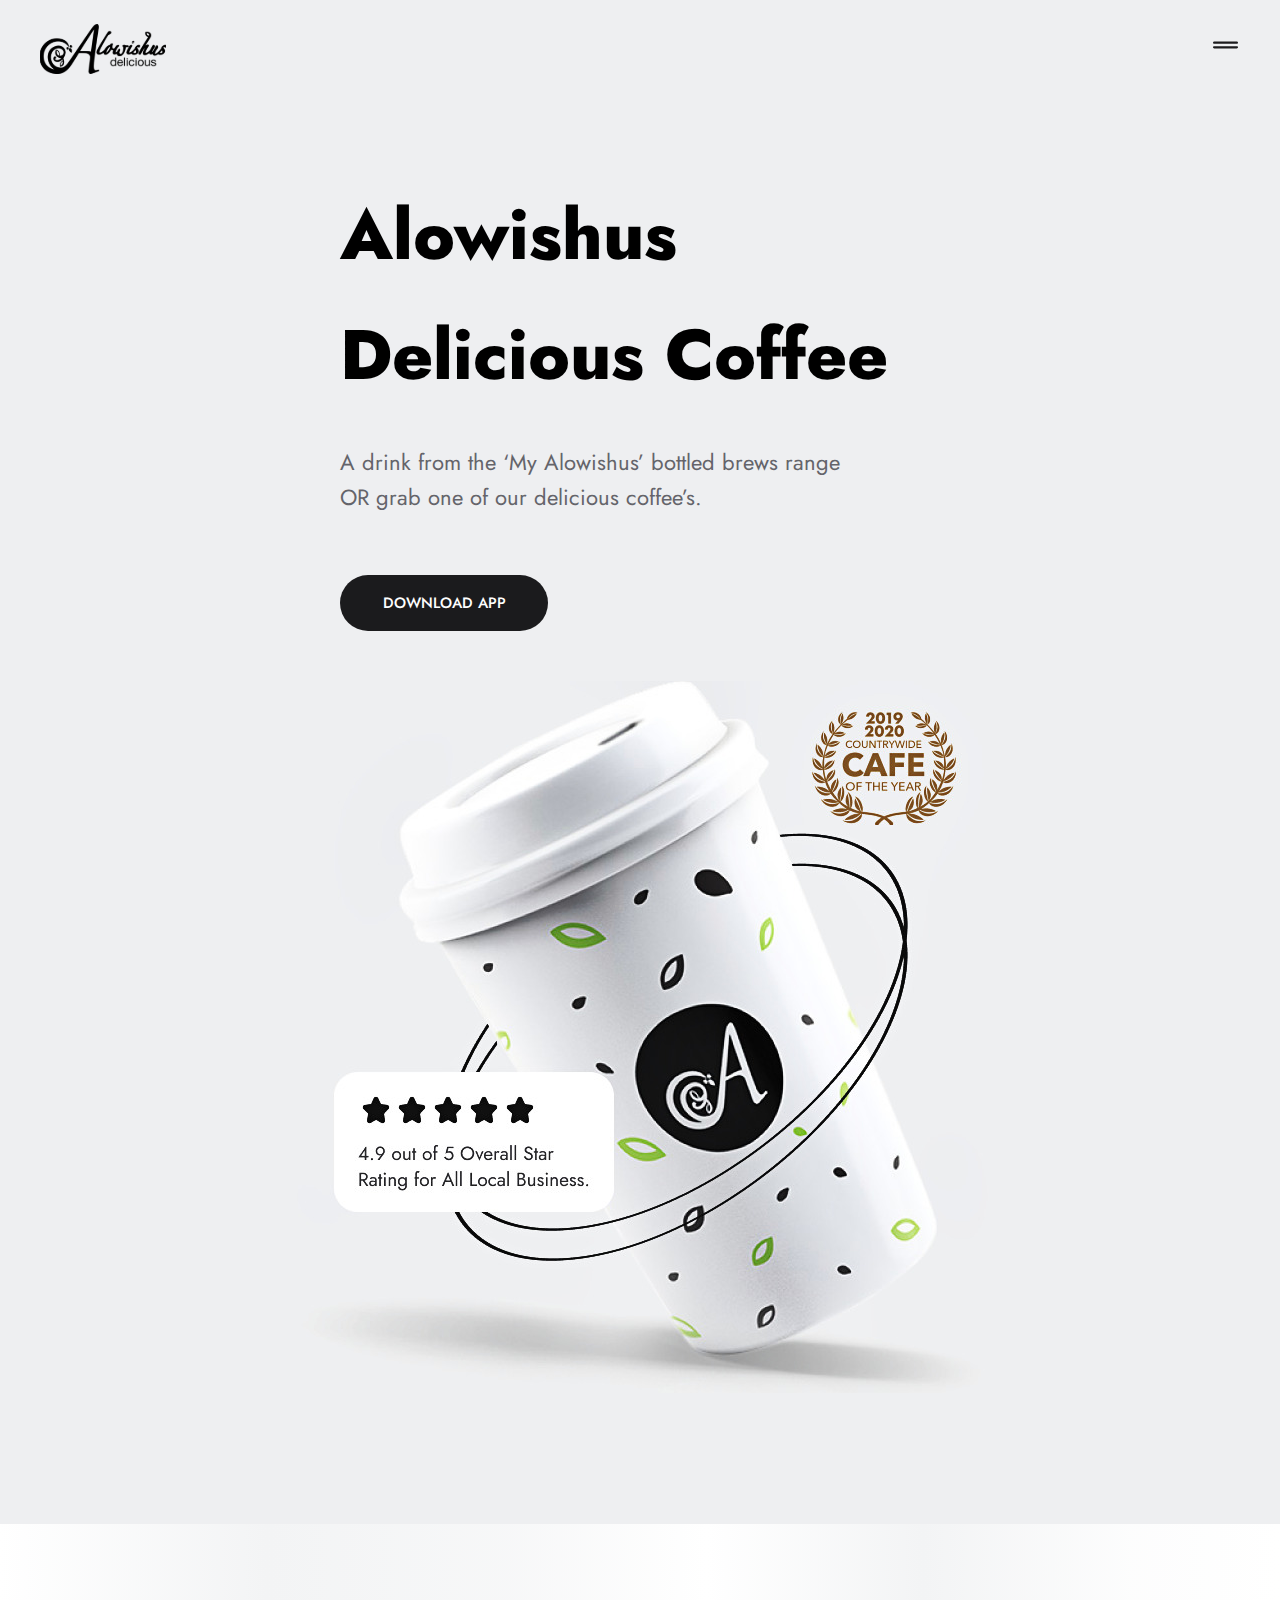
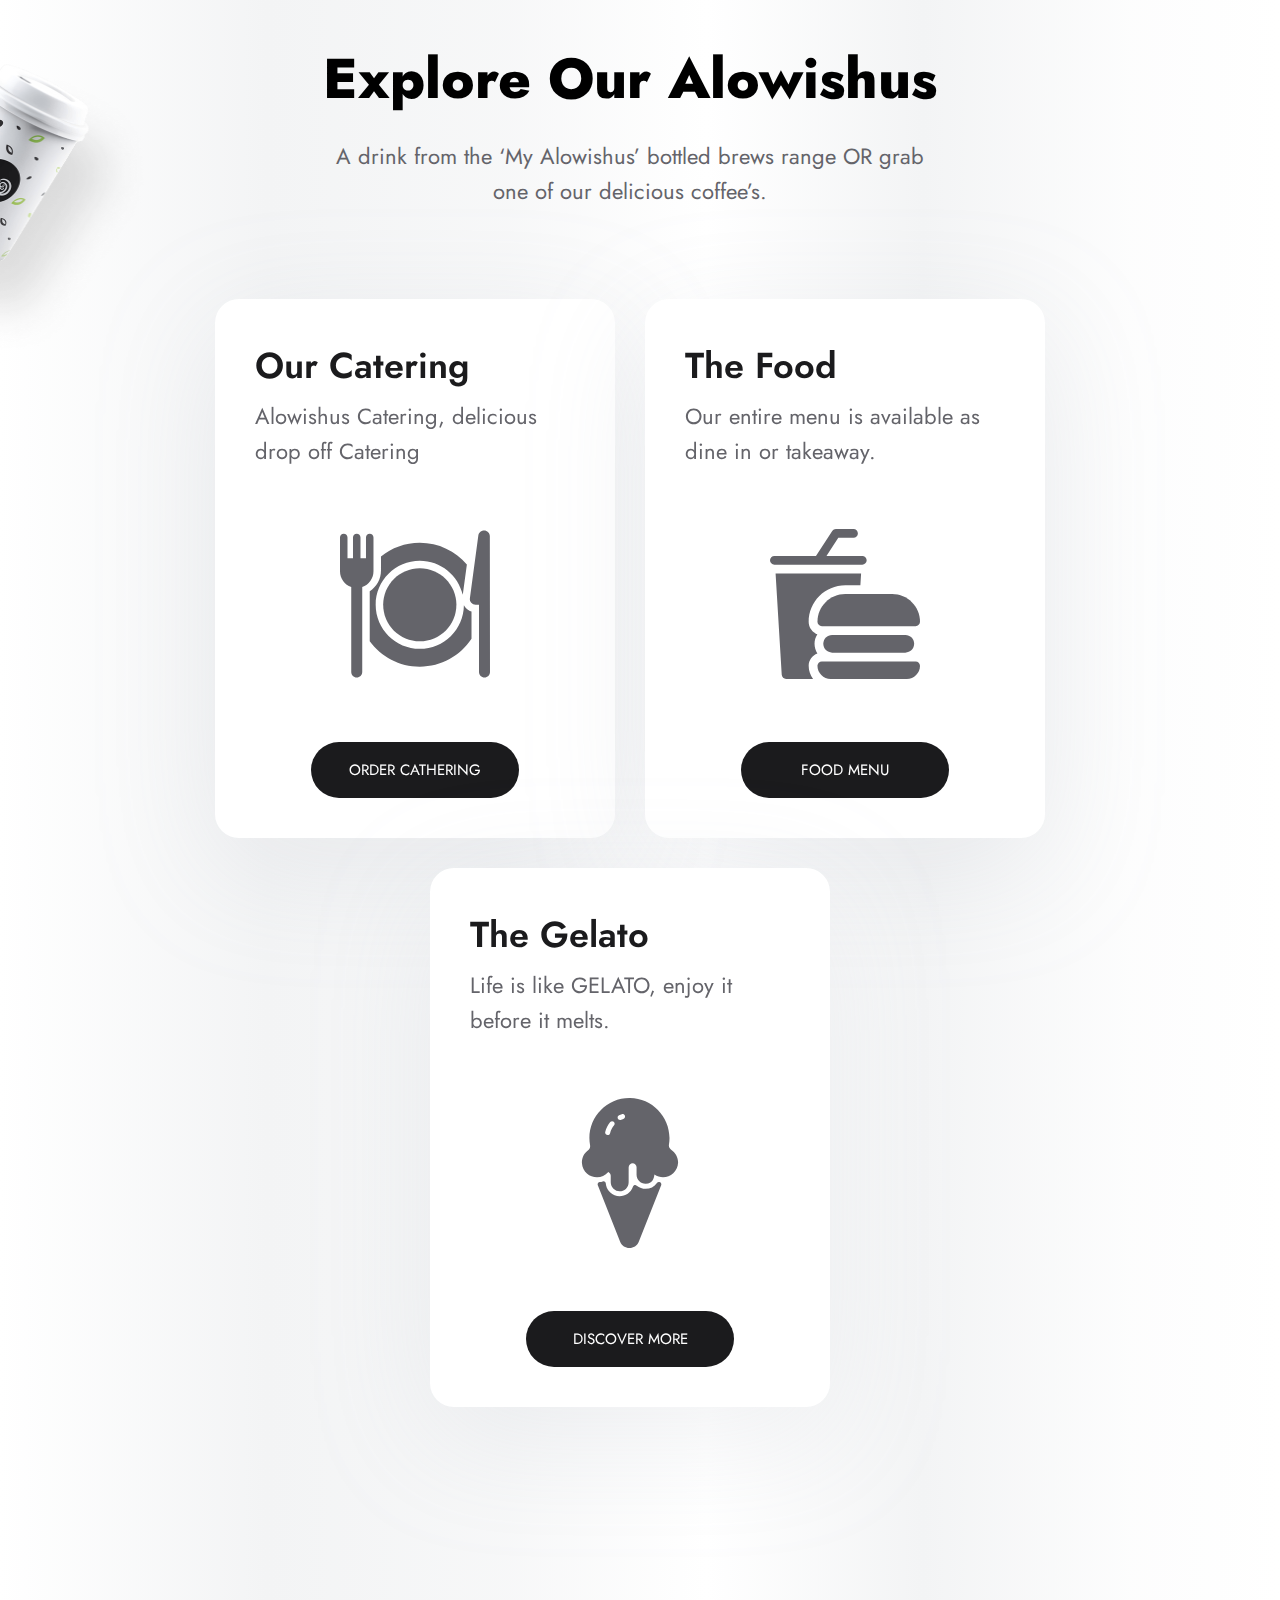
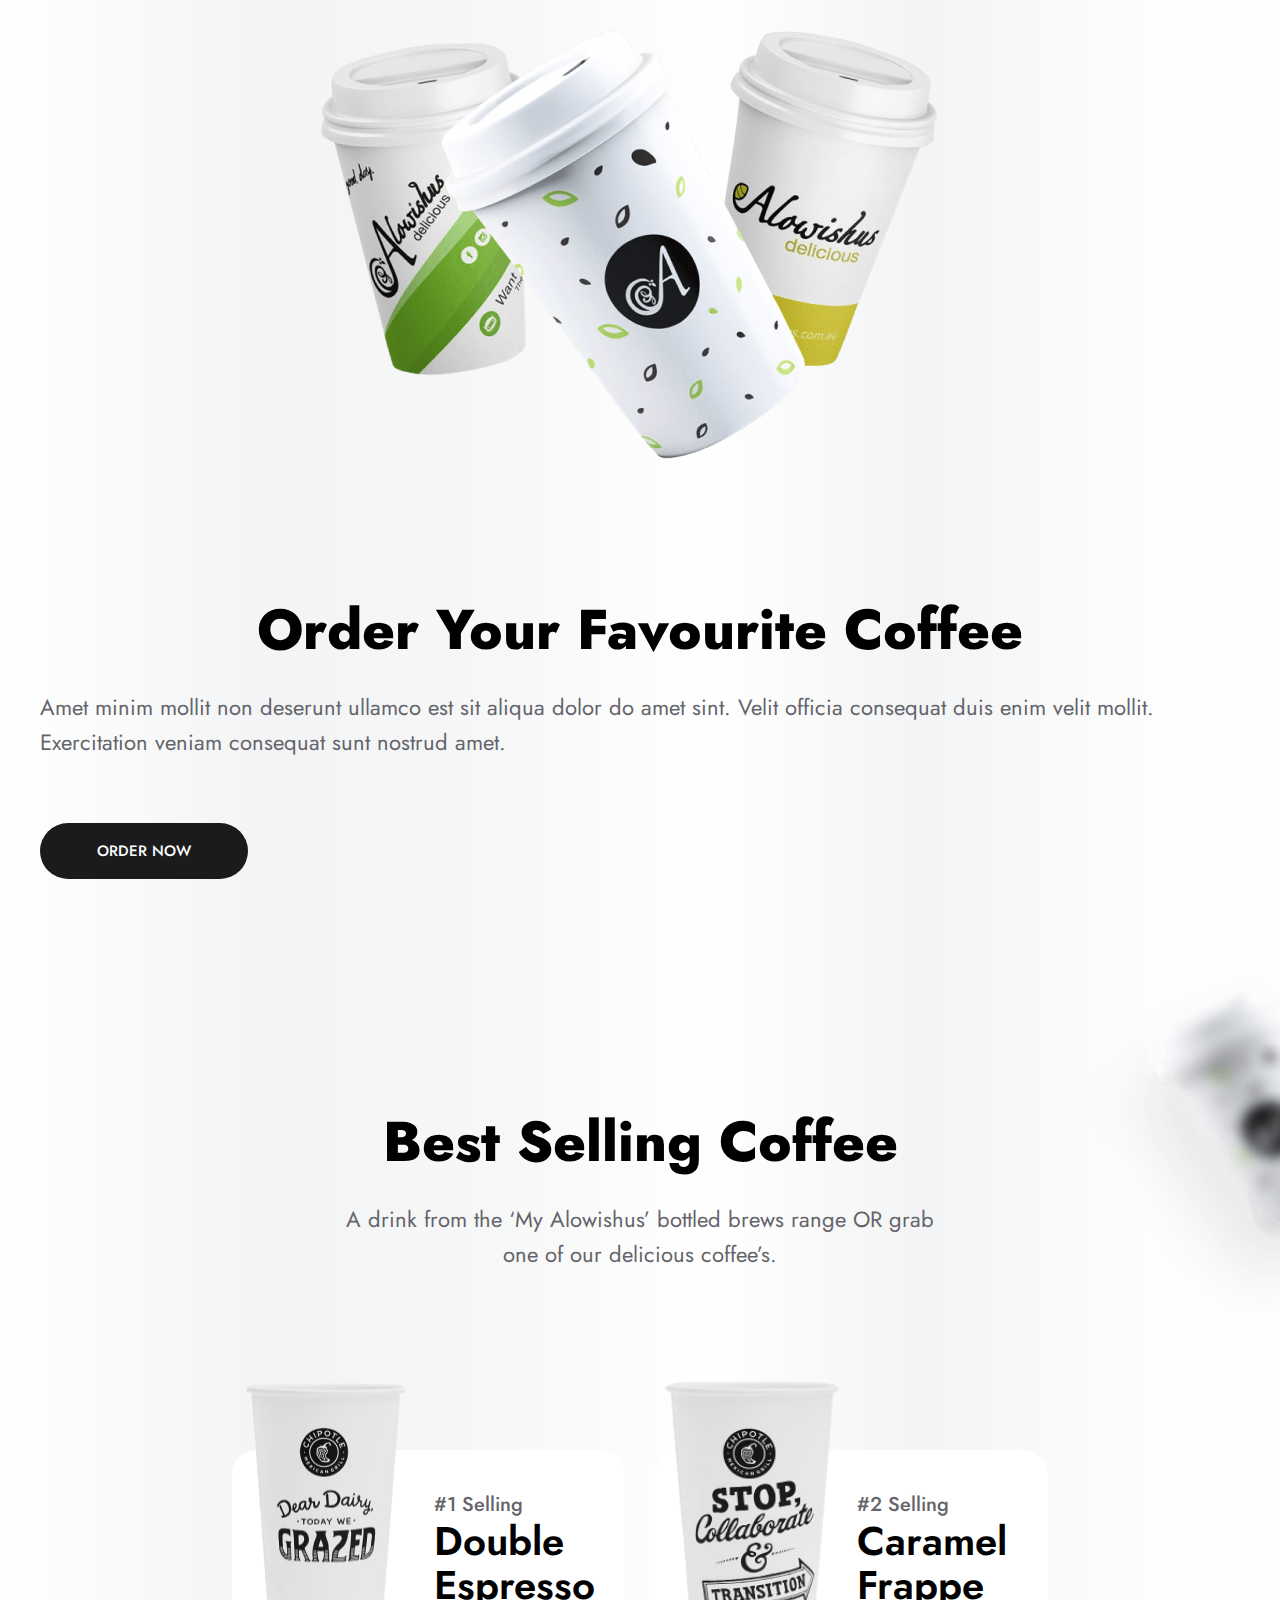
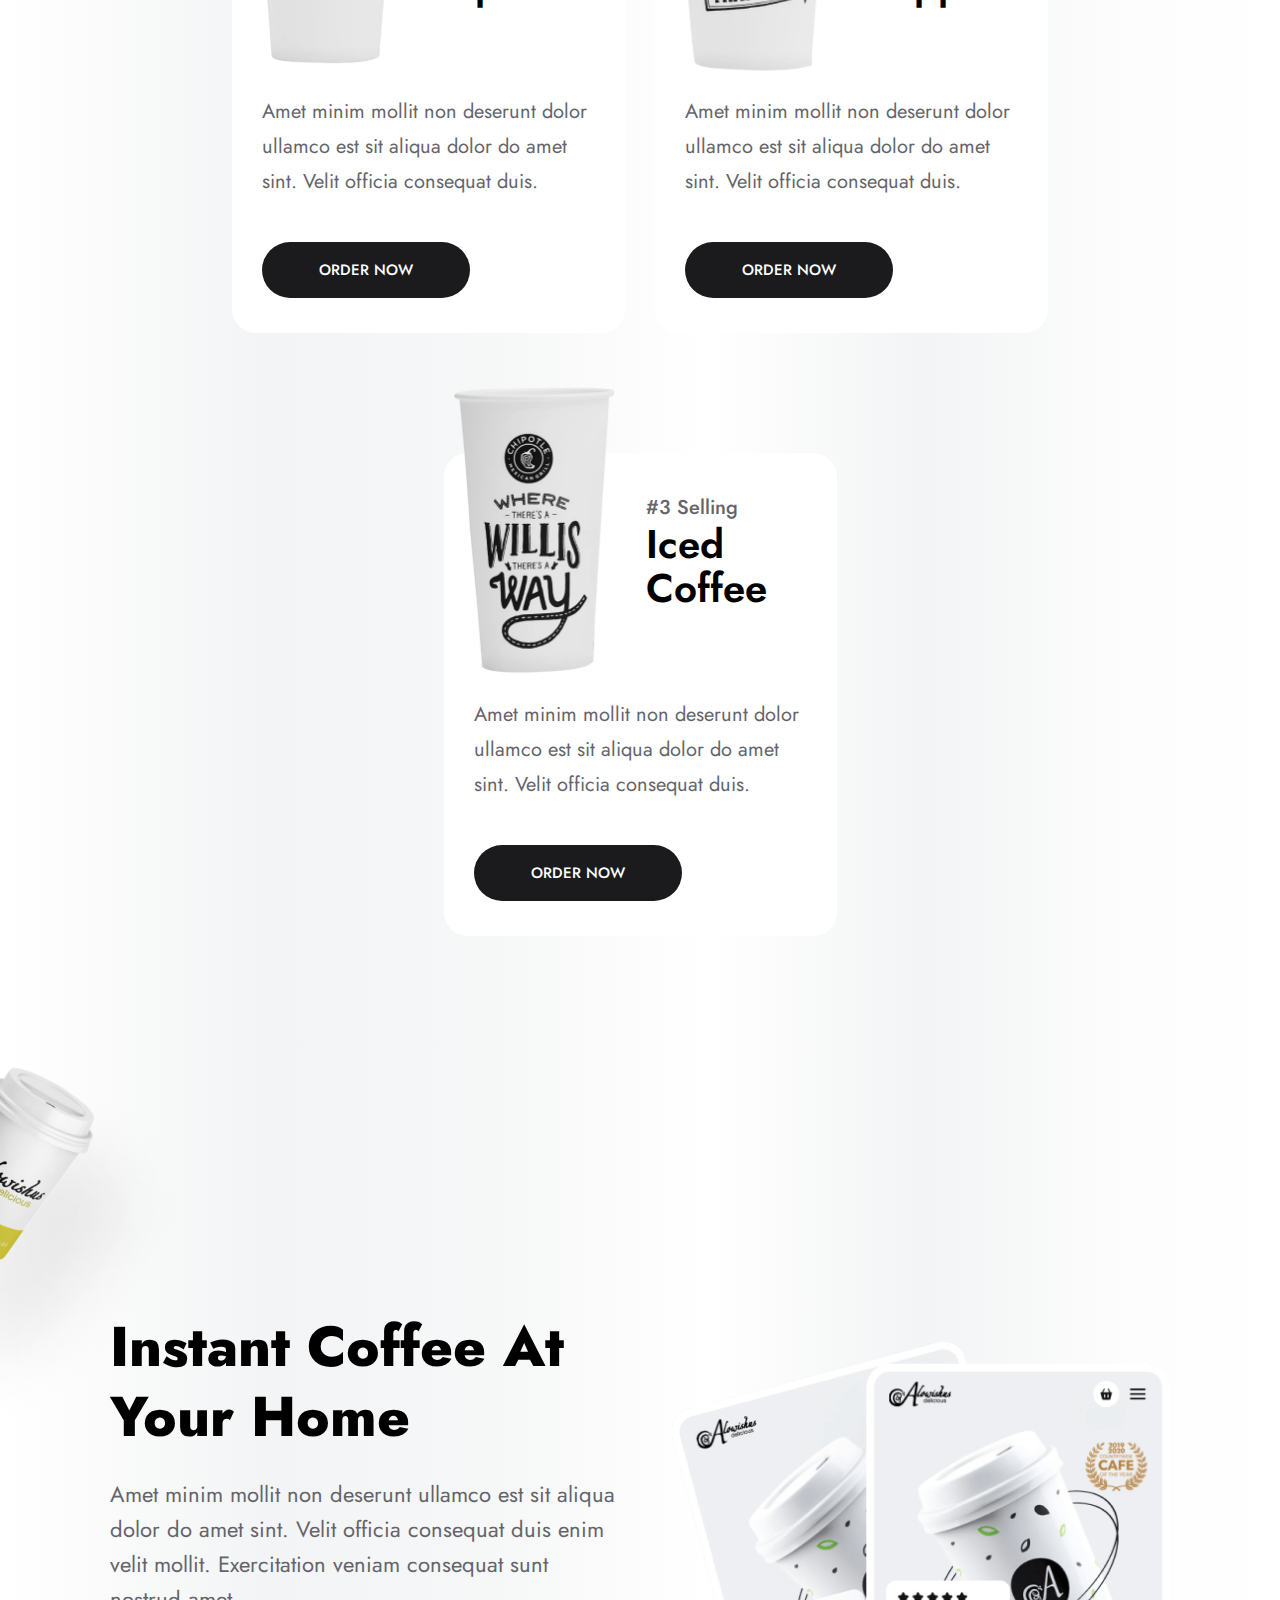
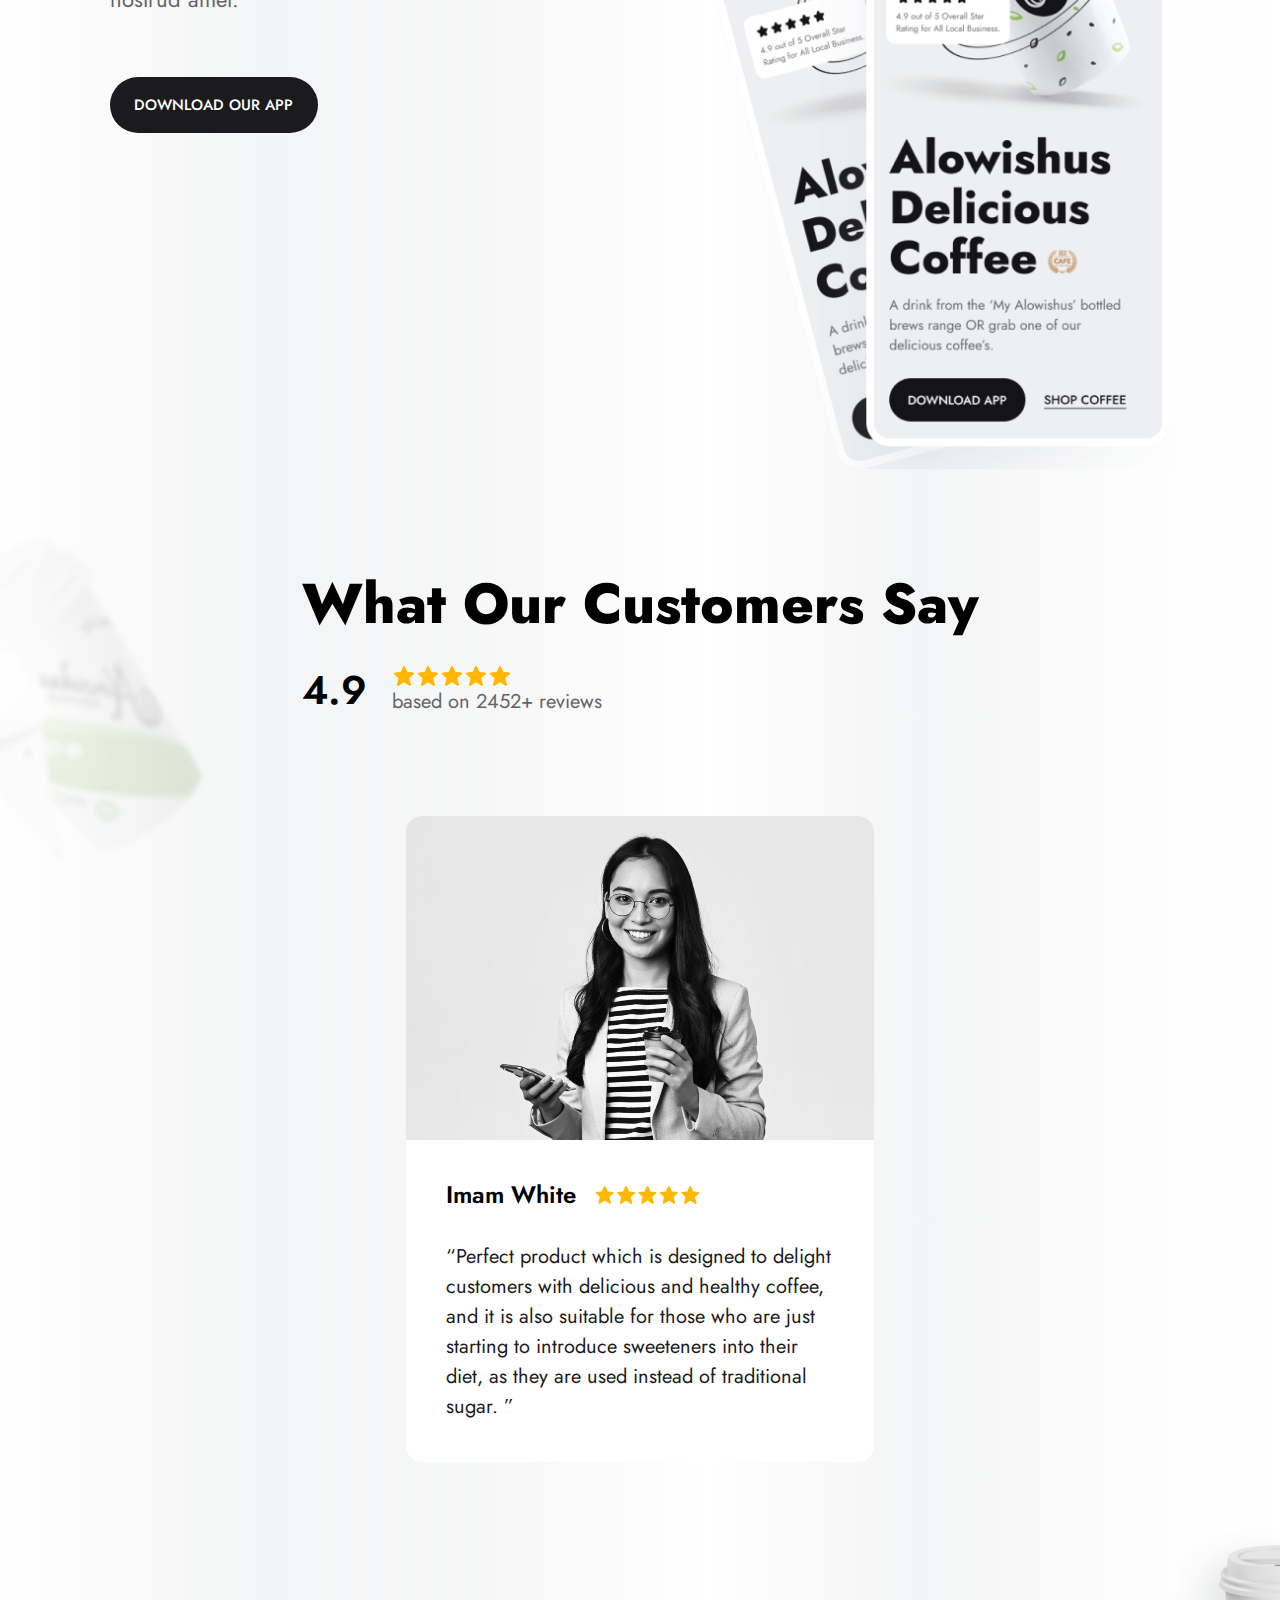
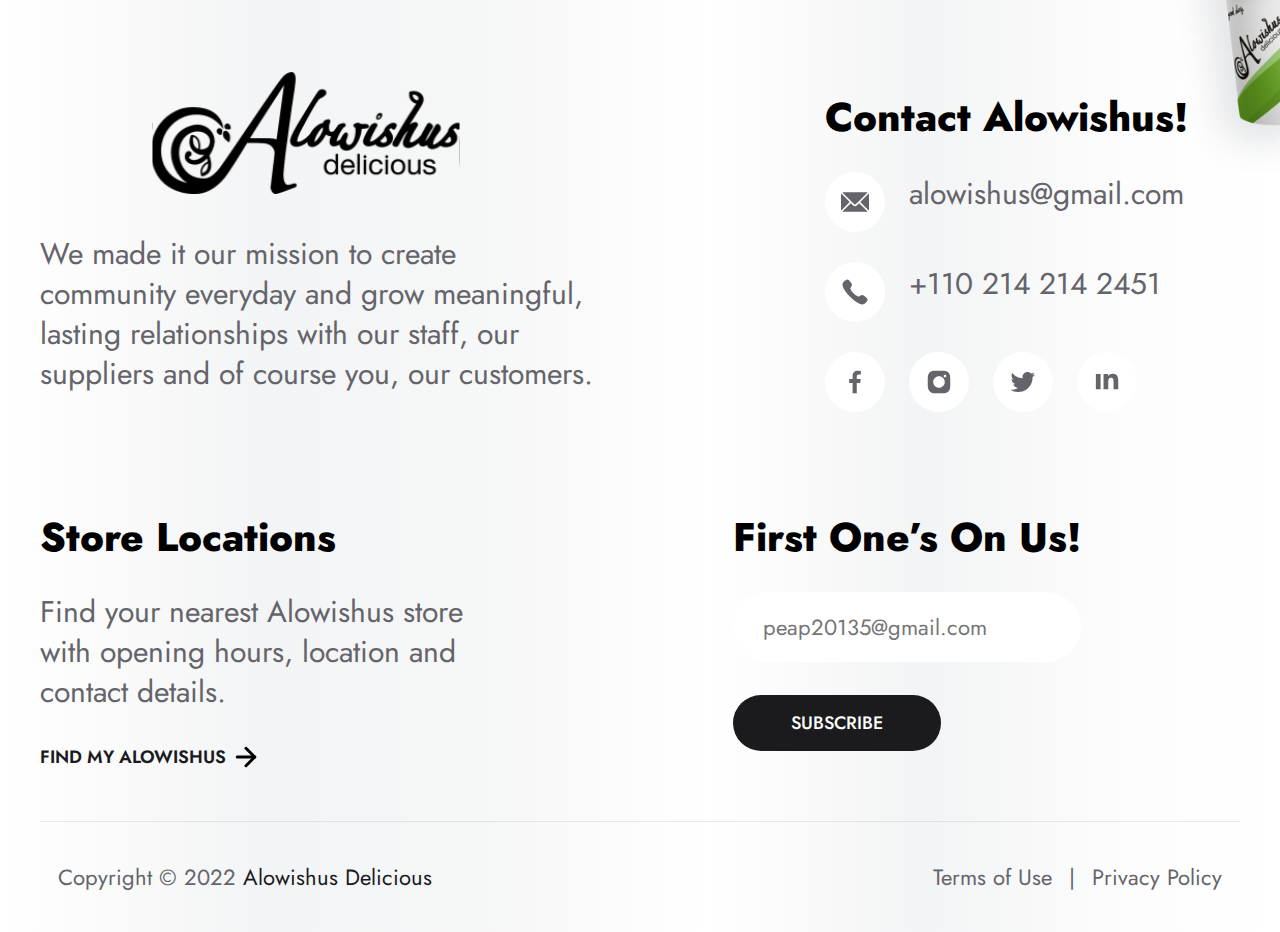
<file: index.html>
<!DOCTYPE html>
<html lang="en">
  <head>
    <meta charset="UTF-8" />
    <meta http-equiv="X-UA-Compatible" content="IE=edge" />
    <meta name="viewport" content="width=device-width, initial-scale=1.0" />
    <link rel="stylesheet" href="./css/reset.css" />
    <link rel="stylesheet" href="./css/main.css" />
    <link rel="stylesheet" href="./css/media.css" />
    <link rel="shortcut icon" href="./image/favicon.ico" type="image/x-icon" />
    <link rel="preload" href="https://fonts.googleapis.com" />
    <link rel="preload" href="https://fonts.gstatic.com" crossorigin />
    <link
      href="https://fonts.googleapis.com/css2?family=Jost:wght@400;500;600;800&display=swap"
      rel="preload stylesheet"
    />
    <title>Alowishus</title>
  </head>
  <body>
    <!-- Modal box -->

    <aside class="modal-box none">
      <div class="modal-box-container">
        <button id="navOpen" data-action="close">
          <img src="./image/icons/nav-close.svg" alt="" class="nav-open-svg" />
        </button>
        <ul class="modal-box-overlay">
          <li class="modal-box-item">
            <a data-location="cafeMenu">Cafe menu</a>
          </li>
          <li class="modal-box-item">
            <a data-location="download">Download</a>
          </li>
          <li class="modal-box-item">
            <a data-location="reviews">Reviews</a>
          </li>
          <li class="modal-box-item">
            <a data-location="contacts">Contacts</a>
          </li>
        </ul>
        <div class="modal-box-btn-wrapper">
          <a class="cart-wrapper" href="./basket.html">
            <img src="./image/icons/shopping-cart.svg" alt="cart" />
          </a>
          <a id="btn" href="./basket.html">BUY GIFT VOUCHERS</a>
        </div>
      </div>
    </aside>

    <div class="header-wrapper">
      <div class="container">
        <header>
          <!-- Navbar -->

          <nav class="navbar">
            <a class="navbar-logo" href="/">
              <img src="./image/logo/logo-header.svg" alt="logo" />
            </a>
            <button class="none" id="navOpen" data-action="open">
              <img
                src="./image/icons/nav-open.svg"
                alt=""
                class="nav-open-svg"
              />
            </button>
            <div class="navbar-collapse">
              <ul class="navbar-nav">
                <li class="nav-item">
                  <a data-location="cafeMenu" class="nav-link">Cafe menu</a>
                </li>
                <li class="nav-item">
                  <a data-location="download" class="nav-link">Download</a>
                </li>
                <li class="nav-item">
                  <a data-location="reviews" class="nav-link">Reviews</a>
                </li>
                <li class="nav-item">
                  <a data-location="contacts" class="nav-link">Contacts</a>
                </li>
              </ul>
              <a class="cart-wrapper" href="./basket.html">
                <img src="./image/icons/shopping-cart.svg" alt="cart" />
              </a>
              <a
                class="buy-gift-vouchers"
                id="btn"
                href="./basket.html"
                type="submit"
                >BUY GIFT VOUCHERS</a
              >
            </div>
          </nav>

          <!-- Header content -->
          <div class="header-content">
            <div class="header-content-wrapper">
              <div class="header-title">Alowishus Delicious Coffee</div>
              <p>
                A drink from the ‘My Alowishus’ bottled brews range OR grab one
                of our delicious coffee’s.
              </p>
              <a target="_blank"
                id="btn"
                href="https://play.google.com/store/apps?hl=ru&gl=US&pli=1"
                >DOWNLOAD APP</a
              >
            </div>
            <div class="img-wrapper">
              <img
                class="header-coffee-cup"
                src="./image/header/coffee-cup.png"
                alt="cofee-cup"
              />
            </div>
          </div>
        </header>
      </div>
    </div>

    <!-- Menu -->

    <section class="menu" id="cafeMenu">
      <div class="container">
        <img
          class="side-img-menu"
          src="./image/section-explore/cofee-cup.png"
          alt="cofee-cup"
        />
        <h2>Explore Our Alowishus</h2>
        <p class="menu-text">
          A drink from the ‘My Alowishus’ bottled brews range OR grab one of our
          delicious coffee’s.
        </p>
        <div class="menu-card-wrapper">
          <img
            class="coming-soon-chains none"
            src="./image/section-explore/chains.png"
            alt=""
          />
          <div class="menu-card">
            <div class="card-title">Our Catering</div>
            <p>Alowishus Catering, delicious drop off Catering</p>
            <img
              class="catering"
              src="./image/section-explore/catering.svg"
              alt="catering"
            />
            <button id="btn" data-action="coming-soon">ORDER CATHERING</button>
          </div>

          <div class="menu-card">
            <div class="card-title">The Food</div>
            <p>Our entire menu is available as dine in or takeaway.</p>
            <img
              class="food"
              src="./image/section-explore/food.svg"
              alt="food"
            />
            <button id="btn" data-action="coming-soon">FOOD MENU</button>
          </div>

          <div class="menu-card">
            <div class="card-title">The Gelato</div>
            <p>Life is like GELATO, enjoy it before it melts.</p>
            <img
              class="gelato"
              src="./image/section-explore/gelato.svg"
              alt="gelato"
            />
            <button id="btn" data-action="coming-soon">DISCOVER MORE</button>
          </div>
        </div>
      </div>
    </section>

    <!-- Brochure -->

    <section class="brochure">
      <div class="container brochure-container">
        <img src="./image/section-order/cofee-cups.png" alt="cofee-cup" />
        <h2>Order Your Favourite Coffee</h2>
        <p>
          Amet minim mollit non deserunt ullamco est sit aliqua dolor do amet
          sint. Velit officia consequat duis enim velit mollit. Exercitation
          veniam consequat sunt nostrud amet.
        </p>
        <a href="./basket.html" id="btn">ORDER NOW</a>
      </div>
    </section>

    <!-- Best sellers -->

    <section class="best-sellers">
      <div class="container">
        <img
          class="best-sellers-side-img"
          src="./image/section-best-selling/side-img.png"
          alt="side-img"
        />
        <h2>Best Selling Coffee</h2>
        <p class="best-selling-text">
          A drink from the ‘My Alowishus’ bottled brews range OR grab one of our
          delicious coffee’s.
        </p>
        <div class="best-selling-card-wrapper">
          <div class="best-selling-card">
            <img
              src="./image/section-best-selling/double-espresso.png"
              alt="Double
            Espresso"
            />
            <small>#1 Selling</small>
            <h3>Double Espresso</h3>
            <p>
              Amet minim mollit non deserunt dolor ullamco est sit aliqua dolor
              do amet sint. Velit officia consequat duis.
            </p>
            <div class="price-block">
              <a id="btn" href="./basket.html">ORDER NOW</a>
            </div>
          </div>
          <div class="best-selling-card">
            <img
              src="./image/section-best-selling/caramel-flappe.png"
              alt="Caramel
            Frappe"
            />
            <small>#2 Selling</small>
            <h3>Caramel Frappe</h3>
            <p>
              Amet minim mollit non deserunt dolor ullamco est sit aliqua dolor
              do amet sint. Velit officia consequat duis.
            </p>
            <div class="price-block">
              <a id="btn" href="./basket.html">ORDER NOW</a>
            </div>
          </div>
          <div class="best-selling-card">
            <img
              src="./image/section-best-selling/iced-cofee.png"
              alt="Iced
            Coffee"
            />
            <small>#3 Selling</small>
            <h3>Iced Coffee</h3>
            <p>
              Amet minim mollit non deserunt dolor ullamco est sit aliqua dolor
              do amet sint. Velit officia consequat duis.
            </p>
            <div class="price-block">
              <a id="btn" href="./basket.html">ORDER NOW</a>
            </div>
          </div>
        </div>
      </div>
    </section>

    <!-- App advertising -->

    <section class="app-advertising">
      <div class="container">
        <img
          src="./image/section instant/cofee-cup.png"
          alt="cofee-cup"
          class="app-adverising-side-img"
        />
        <div class="app-advertising-content">
          <div class="app-advertising-content-wrapper">
            <h2>Instant Coffee At Your Home</h2>
            <p>
              Amet minim mollit non deserunt ullamco est sit aliqua dolor do
              amet sint. Velit officia consequat duis enim velit mollit.
              Exercitation veniam consequat sunt nostrud amet.
            </p>
            <div id="download" class="app-advers-btn-wrapper">
              <a target="_blank" id="btn" href="https://play.google.com/store/apps?hl=ru&gl=US"
                >DOWNLOAD OUR APP</a
              >
            </div>
          </div>
          <img
            class="app-advertising-img-cofee-card"
            src="./image/section instant/coffee-card.png"
            alt="cofee-cup"
          />
        </div>
      </div>
    </section>

    <!-- Feedback -->

    <section class="feedback">
      <div class="container">
        <img
          class="feedback-coffee__blur"
          src="./image/section-customers/coffee-cup-blur.png"
          alt="coffee-cup"
        />
        <div class="feedback-content">
          <div class="feedback-card" id="reviews">
            <img src="./image/section-customers/customer.jpg" alt="customer" />
            <div class="card-title-wrapper">
              <h4>Imam White</h4>
              <img src="./image/section-customers/stars.svg" alt="stars" />
            </div>
            <p>
              “Perfect product which is designed to delight customers with
              delicious and healthy coffee, and it is also suitable for those
              who are just starting to introduce sweeteners into their diet, as
              they are used instead of traditional sugar. ”
            </p>
          </div>
          <div class="feedback-rating">
            <h2>What Our Customers Say</h2>
            <div class="feedback-rating-wrapper">
              <h3>4.9</h3>
              <div class="feedback-rating-review-wrapper">
                <img src="./image/section-customers/stars.svg" alt="stars" />
                <p>based on 2452+ reviews</p>
              </div>
            </div>
          </div>
        </div>
        <img
          class="feedback-coffee"
          src="./image/section-customers/coffee-cup.png"
          alt="coffee-cup"
        />
      </div>
    </section>

    <!-- Footer -->
    
    <footer>
      <div class="modal-footer none">
        <div class="container">
          <h2>Thanks!</h2>
          <p>Invitation has been sent to your e-mail.</p>
        </div>
      </div>
      <div class="container">
        <div class="footer-content">
          <div class="footer-logo-text">
            <img src="./image/logo/logo-header.svg" alt="logo" />
            <p>
              We made it our mission to create community everyday and grow
              meaningful, lasting relationships with our staff, our suppliers
              and of course you, our customers.
            </p>
          </div>
          <div class="footer-contacts" id="contacts">
            <h3>Contact Alowishus!</h3>
            <div class="footer-email-wrapper">
              <a class="footer-button" target="_blank" href="mailto:alowishus@gmail.com">
                <img src="./image/icons/email.svg" alt="email" />
              </a>
              <a target="_blank" href="mailto:alowishus@gmail.com">alowishus@gmail.com</a>
            </div>
            <div class="footer-phone-wrapper">
              <a target="_blank" href="tel:+1102142142451" class="footer-button" href="#!">
                <img src="./image/icons/phone.svg" alt="phone" />
              </a>
              <a target="_blank" href="tel:+1102142142451">+110 214 214 2451</a>
            </div>
            <div class="footer-socials-wrapper">
              <a target="_blank" class="footer-button" href="https://www.facebook.com/">
                <img src="./image/icons/facebook.svg" alt="facebook" />
              </a>
              <a  target="_blank" class="footer-button" href="https://www.instagram.com/">
                <img src="./image/icons/inst.svg" alt="inst" />
              </a>
              <a target="_blank" class="footer-button" href="https://twitter.com/?lang=ru">
                <img src="./image/icons/twtr.svg" alt="twtr" />
              </a>
              <a target="_blank" class="footer-button" href="https://www.linkedin.com/">
                <img src="./image/icons/linkedin.svg" alt="linkedin" />
              </a>
            </div>
          </div>
          <div class="footer-navi">
            <h3>Store Locations</h3>
            <p>
              Find your nearest Alowishus store with opening hours, location and
              contact details.
            </p>
            <a href="#!">
              <span>FIND MY ALOWISHUS</span>
              <img src="./image/section-customers/pointer-right.svg" alt="" />
            </a>
          </div>
          <div class="footer-subscribe">
            <h3>First One’s On Us!</h3>
            <form action="">
              <input
                required
                type="text"
                minlength=""
                pattern="[a-z0-9._%+-]+@[a-z0-9.-]+\.[a-z]{2,4}$"
                placeholder="peap20135@gmail.com"
              />
              <button type="submit" class="footer-subscribe-btn" id="btn">
                SUBSCRIBE
              </button>
            </form>
          </div>
        </div>
        <hr />
        <div class="footer-additional">
          <div class="footer-copyright">
            Copyright © 2022 <span>Alowishus Delicious</span>
          </div>
          <div class="footer-documents">
            <a href="#!">Terms of Use</a>
            <span>|</span>
            <a href="#!">Privacy Policy</a>
          </div>
        </div>
      </div>
    </footer>

    <script src="./js/mobile-navigation.js"></script>
    <script src="./js/scroll.js"></script>
    <script src="./js/coming-soon.js"></script>
    <script src="./js/feedback.js"></script>
  </body>
</html>
</file>
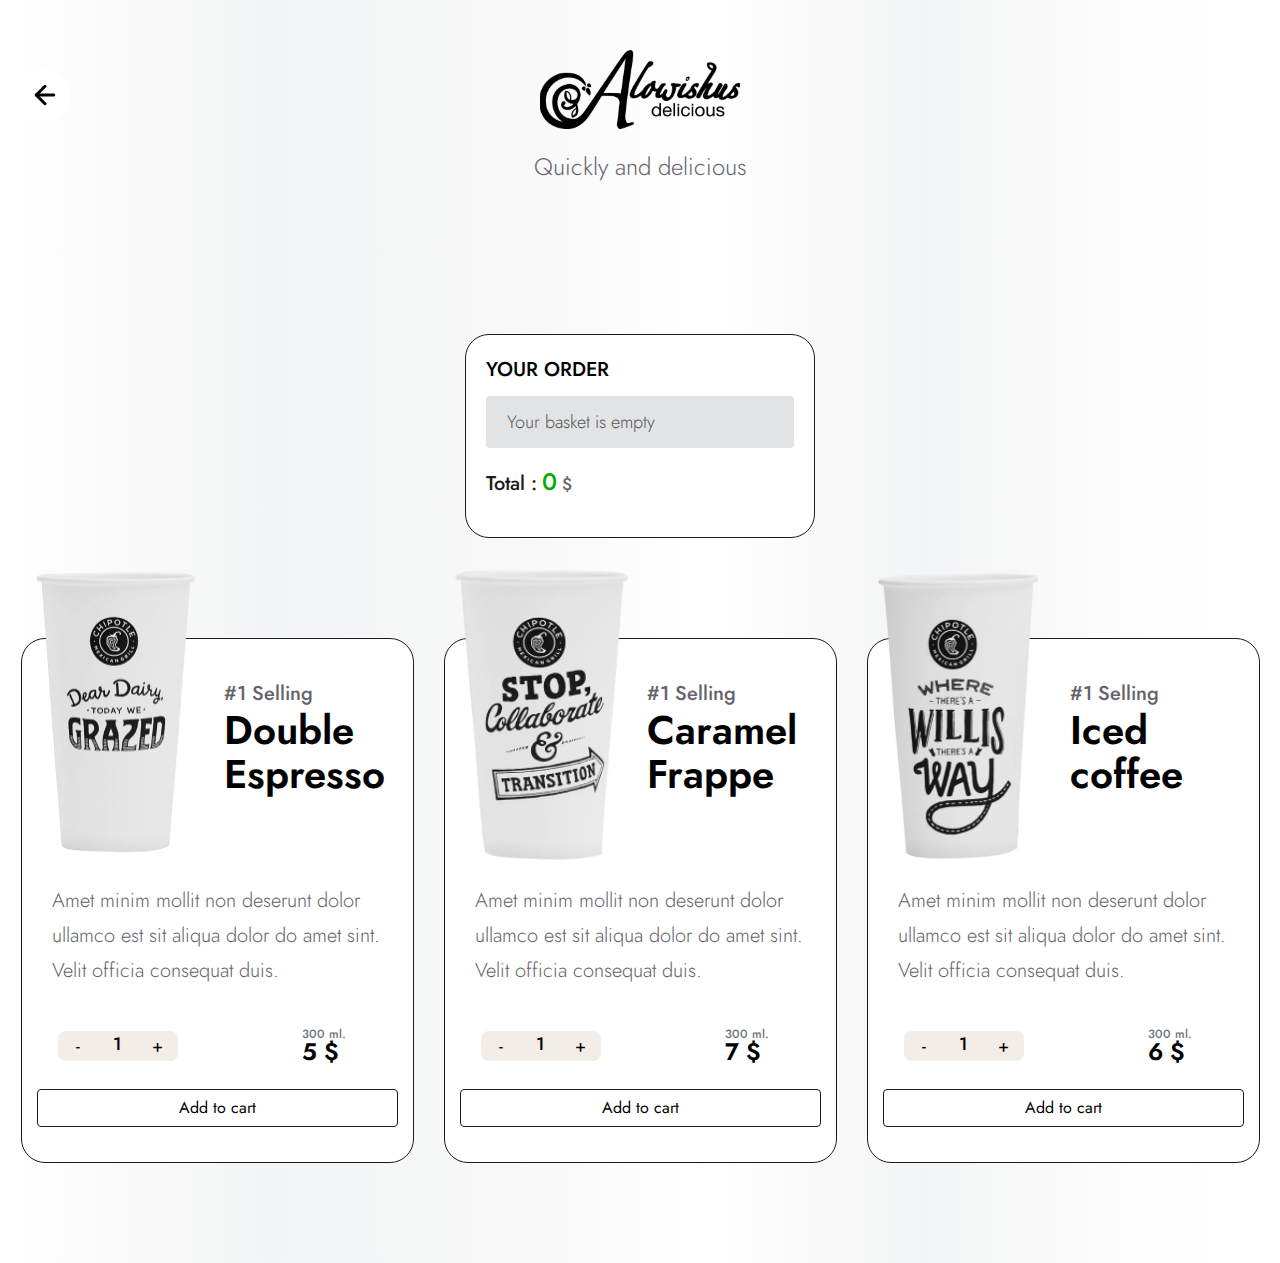
<file: basket.html>
<!DOCTYPE html>
<html lang="en">
<head>
    <meta charset="UTF-8">
    <meta http-equiv="X-UA-Compatible" content="IE=edge">
    <meta name="viewport" content="width=device-width, initial-scale=1.0">
    <link rel="stylesheet" href="./css/reset.css" />
    <link rel="stylesheet" href="./css/basket.css" />
    <link rel="stylesheet" href="./css/media-basket.css">
    <link rel="shortcut icon" href="./image/favicon.ico" type="image/x-icon" />
    <link rel="preconnect" href="https://fonts.googleapis.com" />
    <link rel="preconnect" href="https://fonts.gstatic.com" crossorigin />
    <link
      href="https://fonts.googleapis.com/css2?family=Jost:wght@400;500;600;800&display=swap"
      rel="stylesheet"
    />
    <title>Alowishus</title>
</head>
<body>
    <header>
        <div class="container">
          <a class="back-to-main" href="./index.html">
            <img src="./image/section-customers/pointer-left.svg" alt="">
          </a>
          <a href="./index.html">
            <img class="logo" src="./image/logo/logo-header.svg" alt="logo">
          </a>
          
          <p>Quickly and delicious</p>
        </div>
    </header>

    <div class="product-wrapper">
      <div class="container">

        <div class="container-grid">
          <div class="cards-wrapper" id="products-container">
          </div>


          <div class="basket">
            <div class="basket-container">

              <h3>YOUR ORDER</h3>
              <div data-cart-empty class="empty-basket">Your basket is empty</div>
              <div class="cart-wrapper"></div>
              <div class="cart-total">
                <p data-cart-delivery class="none"><span class="h5">Delivery cost:</span> <span class="delivery-cost free">бесплатно</span> </p>
                <p>
                  <span class="h5">Total :</span>
                  <span class="total-price">0</span>
                  <span>$</span>
                </p>
              </div>
              <div id="order-form" class="card-body border-top none">
                <h5 class="card-title">Complete order</h4>
                <form>
                  <div class="form-group">
                    <input type="text" class="form-control" placeholder="Your phone number">
                  </div>
                  <button type="submit" class="btn btn-primary">Order</button>
                </form>
              </div>
            </div>
          </div>

          

        </div>
      </div>
    </div>
       

    <script src="./js/basket/renderProducts.js"></script>
	<script src="./js/basket/toggleCartStatus.js"></script>
	<script src="./js/basket/calcCartPrice.js" ></script>
	<script src="./js/basket/counter.js"></script>
	<script src="./js/basket/cart.js"></script>
    
</body>
</html>
</file>
<file: css/main.css>
body {
  font-family: "Jost";
  font-weight: 500;
  font-size: 15px;
  background-image: -webkit-linear-gradient(180deg, #ffffff 0%, #ffffff 0%, rgba(243, 244, 245, 0.2) 11.74%, #f3f4f5 27.92%, rgba(243, 244, 245, 0) 44.79%, rgba(243, 244, 245, 0.68) 60.42%, #f3f4f5 79.17%, #ffffff 100%);
}

.container {
  max-width: 1240px;
  margin: 0 auto;
  display: flex;
  flex-direction: column;
  align-items: center;
}

.none {
  display: none;
}

.disable-scroll {
  position: relative;
  overflow: hidden;
  height: 100vh;
  position: fixed;
  left: 0;
  top: 0;
  width: 100%;
}

.btn__not-active {
  cursor: default;
}
.btn__not-active:hover {
  transform: none;
}

h2 {
  margin-bottom: 25px;
  font-size: 64px;
  font-weight: 800;
  line-height: 70px;
}

p {
  font-size: 24px;
  line-height: 35px;
  color: #64646a;
  font-weight: 400;
}

#btn {
  width: 208px;
  height: 56px;
  border-radius: 63px;
  background-color: #1b1b1d;
  transition: transform 0.1s ease-in-out;
  text-align: center;
  margin-top: 3px;
  color: #fff;
  display: flex;
  flex-direction: column;
  align-items: center;
  justify-content: center;
}
#btn:hover {
  transform: scale(1.05);
}

/* Navbar */
.header-wrapper {
  background-color: #eeeff1;
  padding-bottom: 122px;
}

.navbar {
  display: flex;
  position: relative;
  justify-content: space-between;
  padding-top: 24px;
  margin-bottom: 123px;
  color: #1b1b1d;
}

#navOpen {
  width: 30px;
  height: 30px;
  justify-content: center;
  align-items: center;
  position: absolute;
  right: 0px;
  top: 30px;
}

.nav-open-svg {
  width: 25px;
}
.nav-open-svg path {
  fill: #1b1b1d;
}

.navbar-logo {
  width: 126px;
  height: 50px;
}

.navbar-collapse {
  display: flex;
}

.navbar-nav {
  display: flex;
}

.nav-item {
  margin-top: 17px;
  margin-right: 40px;
}
.nav-item a {
  cursor: pointer;
  font-size: 16px;
  color: #1b1b1d;
}
.nav-item a:hover {
  color: #7c7c94;
}

.cart-wrapper {
  padding: 18px;
  background-color: #fff;
  margin-right: 20px;
  border-radius: 50%;
  transition: transform 0.1s ease-in-out;
}
.cart-wrapper:hover {
  transform: scale(1.1);
}

/* Modal box */
.modal-box {
  position: fixed;
  width: 100%;
  height: 100%;
  background-color: #eeeff1;
  z-index: 10;
}
.modal-box li a {
  color: #1b1b1d;
  font-size: 35px;
}
.modal-box li a:hover {
  color: #7c7c94;
}

.modal-box-container {
  position: relative;
  width: 100%;
  height: 100%;
  display: flex;
  margin-left: 50px;
  flex-direction: column;
  align-items: flex-start;
}

.modal-box-overlay {
  margin-top: 150px;
}

.modal-box-item {
  margin-bottom: 20px;
}
.modal-box-item a {
  cursor: pointer;
}

.modal-box-btn-wrapper {
  position: absolute;
  bottom: 60px;
  display: flex;
  flex-direction: row-reverse;
  flex-wrap: wrap;
  -moz-column-gap: 30px;
       column-gap: 30px;
  row-gap: 20px;
  margin-left: -20px;
}

/*Header content */
.header-content {
  margin-bottom: 131px;
  display: flex;
}
.header-content .header-title {
  font-size: 124px;
  font-weight: 800;
  line-height: 140px;
  margin-top: 31px;
  position: relative;
  z-index: 3;
}
.header-content p {
  margin-bottom: 60px;
}

.header-content-wrapper {
  max-width: 600px;
}
.header-content-wrapper p {
  max-width: 530px;
}

.img-wrapper {
  position: relative;
  margin-right: -100px;
  margin-left: -21px;
}
.img-wrapper img {
  height: 100%;
  width: 100%;
  -o-object-fit: cover;
     object-fit: cover;
}

.header-coffee-cup {
  width: 700px;
  height: 712px;
  position: relative;
  z-index: 1;
}

/* Menu */
.menu {
  margin-top: 190px;
  position: relative;
  padding-bottom: 134px;
  padding-right: 20px;
}

.side-img-menu {
  position: absolute;
  left: 0;
  width: 400px;
  height: 690px;
  z-index: 1;
}

.menu-text {
  margin-bottom: 90px;
  max-width: 600px;
  text-align: center;
}

.menu-card-wrapper {
  position: relative;
  display: flex;
  justify-content: center;
  align-items: center;
  row-gap: 30px;
  -moz-column-gap: 30px;
       column-gap: 30px;
}

.coming-soon-chains {
  position: absolute;
  z-index: 5;
  width: 100%;
  height: 400px;
  top: 0px;
  transform: scale(1.5);
  transition: transform 0.7s ease-in;
}

.coming-soon-chains__scaled {
  transform: scale(1);
}

.menu-card {
  width: 400px;
  display: flex;
  flex-direction: column;
  align-items: center;
  padding: 40px;
  background-color: #fff;
  filter: drop-shadow(0px 30px 60px rgba(163, 168, 179, 0.15));
  border-radius: 24px;
}
.menu-card div {
  font-size: 36px;
  line-height: 52px;
  font-weight: 600;
  color: #1b1b1d;
  margin-bottom: 8px;
  align-self: flex-start;
}
.menu-card p {
  margin-bottom: 60px;
}
.menu-card img {
  margin-bottom: 60px;
}
.menu-card button {
  position: relative;
  z-index: 500;
}

.catering {
  width: 150px;
  height: 150px;
}

.food {
  width: 150px;
  height: 150px;
}

.gelato {
  width: 100px;
  height: 150px;
}

/* Brochure */
.brochure div img {
  float: left;
  margin: 0 21px 0 -120px;
}
.brochure div h2 {
  padding-top: 78px;
}
.brochure div p {
  margin-bottom: 60px;
}

.brochure-container {
  display: block;
}

/* Best sellers */
.best-sellers {
  padding-top: 228px;
  position: relative;
}

.best-sellers-side-img {
  position: absolute;
  right: 0px;
  top: 57px;
}

.best-selling-text {
  margin-bottom: 178px;
  max-width: 600px;
  text-align: center;
}

.best-selling-card-wrapper {
  display: flex;
  -moz-column-gap: 30px;
       column-gap: 30px;
}

.best-selling-card {
  max-width: 393px;
  background-color: white;
  border-radius: 24px;
  padding: 41px 30px 35px 0;
}
.best-selling-card small {
  margin-left: 16px;
  font-size: 20px;
  line-height: 28px;
  color: #64646a;
}
.best-selling-card img {
  width: 186px;
  height: 305px;
  margin-top: -119px;
  float: left;
}
.best-selling-card h3 {
  margin-left: 202px;
  font-weight: 600;
  font-size: 40px;
  line-height: 44px;
  margin-bottom: 87px;
}
.best-selling-card p {
  margin-left: 30px;
  margin-bottom: 40px;
  font-size: 20px;
}

.price-block {
  display: flex;
  margin-left: 30px;
}
.price-block .price {
  font-size: 30px;
  margin-top: 6px;
  margin-right: 63px;
}

/* App-advertising */
.app-advertising {
  padding-top: 376px;
  position: relative;
}

.app-advertising-content {
  display: flex;
}

.app-adverising-side-img {
  position: absolute;
  left: 0px;
  top: 72px;
}

.app-advertising-content-wrapper {
  margin-right: 50px;
}
.app-advertising-content-wrapper h2 {
  max-width: 512px;
}
.app-advertising-content-wrapper p {
  max-width: 512px;
  margin-bottom: 60px;
}

.app-advertising-img-cofee-card {
  max-width: 497px;
  max-height: 727px;
  margin-top: -176px;
}

/* Feedback */
.feedback {
  padding-top: 200px;
  position: relative;
  padding-bottom: 210px;
}

.feedback-coffee__blur {
  width: 379px;
  height: 567px;
  position: absolute;
  left: 0px;
  top: 0px;
  z-index: -1;
}

.feedback-content {
  display: flex;
}

.feedback-card {
  max-width: 468px;
  margin-right: 200px;
  background-color: #fff;
  display: flex;
  flex-direction: column;
  align-items: center;
  border-radius: 16px;
}
.feedback-card img {
  border-radius: 16px 16px 0px 0px;
  margin-bottom: 40px;
}
.feedback-card p {
  font-weight: 400;
  font-size: 20px;
  line-height: 30px;
  color: #1b1b1d;
  padding: 32px 40px 40px 40px;
}

.card-title-wrapper {
  display: flex;
  align-self: flex-start;
  padding: 0 40px;
}
.card-title-wrapper h4 {
  font-weight: 600;
  font-size: 24px;
  line-height: 30px;
  margin-right: 18px;
}
.card-title-wrapper img {
  margin-top: 2px;
}

.feedback-rating-wrapper {
  display: flex;
  align-items: center;
  margin-bottom: 100px;
}
.feedback-rating-wrapper h3 {
  font-weight: 600;
  font-size: 40px;
  line-height: 40px;
  margin-right: 25px;
}

.feedback-rating-review-wrapper p {
  font-weight: 400;
  font-size: 20px;
  line-height: 28px;
}

.next__review-btn {
  background-color: rgba(227, 227, 227, 0.683);
  border-radius: 50%;
  padding: 15px 15px;
  margin-right: 24px;
  transition: background-color 0.2s ease-in, border 0.1s ease-in;
  border: 2px solid rgba(255, 255, 255, 0);
}
.next__review-btn:hover {
  background-color: rgb(205, 203, 203);
}
.next__review-btn:active {
  border: 2px solid #1b1b1d;
}

.feedback-coffee {
  width: 332px;
  position: absolute;
  right: 0px;
  top: 524px;
}

/* Footer */
footer {
  position: relative;
}
footer a:hover {
  color: #111112;
}

.modal-footer .container {
  position: absolute;
  bottom: 150px;
  z-index: 150;
  max-width: 400px;
  height: 350px;
  display: flex;
  flex-direction: column;
  align-items: center;
  justify-content: center;
  padding: 40px;
  border-radius: 40px;
  border: solid #1b1b1d 4px;
  background-color: #fff;
}

.footer-content {
  display: grid;
  grid-template-columns: 558px 412px;
  grid-column-gap: 225px;
}
.footer-content h3 {
  font-weight: 800;
  font-size: 40px;
  line-height: 50px;
  margin-bottom: 30px;
}

.footer-button {
  background-color: #fff;
  border-radius: 50%;
  width: 60px;
  height: 60px;
  display: flex;
  align-items: center;
  justify-content: center;
  transition: transform 0.1s ease-in-out;
}
.footer-button:hover {
  transform: scale(1.1);
}

.footer-logo-text {
  margin-bottom: 108px;
}
.footer-logo-text img {
  width: 307px;
  height: 122px;
  margin-bottom: 40px;
}
.footer-logo-text p {
  max-width: 560px;
  font-weight: 400;
  font-size: 30px;
  line-height: 40px;
}

.footer-contacts {
  margin-top: 20px;
}

.footer-email-wrapper {
  display: flex;
  margin-bottom: 30px;
}
.footer-email-wrapper a {
  margin-right: 24px;
  font-weight: 400;
  font-size: 30px;
  line-height: 44px;
  color: #64646a;
}

.footer-phone-wrapper {
  display: flex;
  margin-bottom: 30px;
}
.footer-phone-wrapper a {
  margin-right: 24px;
  font-weight: 400;
  font-size: 30px;
  line-height: 44px;
  color: #64646a;
}

.footer-socials-wrapper {
  display: flex;
  -moz-column-gap: 24px;
       column-gap: 24px;
}

.footer-navi p {
  max-width: 468px;
  font-weight: 400;
  font-size: 30px;
  line-height: 40px;
  margin-bottom: 30px;
}
.footer-navi a {
  font-weight: 600;
  font-size: 18px;
  line-height: 30px;
  color: #1b1b1d;
}

.footer-subscribe {
  margin-bottom: 70px;
}
.footer-subscribe input {
  background-color: white;
  width: 100%;
  height: 70px;
  border-radius: 65px;
  padding: 20px 30px;
  font-weight: 400;
  font-size: 22px;
  line-height: 30px;
  margin-bottom: 30px;
}
.footer-subscribe button {
  width: 173px;
  height: 70px;
  font-weight: 500;
  font-size: 18px;
  line-height: 30px;
}

hr {
  width: 100%;
  height: 1px;
  background-color: rgba(27, 27, 29, 0.0941176471);
}

.footer-additional {
  display: flex;
  width: 97%;
  justify-content: space-between;
  margin: 40px 0;
}

.footer-copyright {
  font-weight: 400;
  font-size: 22px;
  line-height: 30px;
  color: #64646a;
}
.footer-copyright span {
  color: #1b1b1d;
}

.footer-documents a {
  font-weight: 400;
  font-size: 22px;
  line-height: 30px;
  color: #64646a;
}
.footer-documents span {
  font-weight: 400;
  font-size: 22px;
  line-height: 30px;
  color: #64646a;
  margin: 0 12px;
}/*# sourceMappingURL=main.css.map */
</file>
<file: css/media.css>
@media (max-width: 1380px) {
  h2 {
    font-size: 56px;
  }
  p {
    font-size: 22px;
  }
  .container {
    padding: 0 20px;
  }
  /* Header */
  .header-wrapper {
    padding-bottom: 0;
  }
  .navbar {
    margin-bottom: 70px;
  }
  .navbar-collapse {
    display: none;
  }
  #navOpen {
    display: flex;
  }
  .header-content {
    flex-wrap: wrap;
    justify-content: center;
  }
  .header-content .header-title {
    font-size: 70px;
    line-height: 120px;
    margin-bottom: 30px;
  }
  .header-content-wrapper {
    margin-bottom: 50px;
  }
  .img-wrapper {
    position: relative;
    margin: 0 0;
  }
  /* Menu */
  .menu {
    margin-top: 120px;
  }
  .menu h2 {
    text-align: center;
  }
  .menu-card-wrapper {
    flex-wrap: wrap;
  }
  .side-img-menu {
    width: 200px;
    height: 345px;
  }
  /* Brochure */
  .brochure a {
    align-self: flex-start;
  }
  .brochure div img {
    margin: 0 0;
  }
  .brochure-container {
    display: flex;
    flex-direction: column;
    align-items: center;
  }
  .brochure-container button {
    align-self: flex-start;
  }
  /* Best-sellers */
  .best-selling-card-wrapper {
    justify-content: center;
    flex-wrap: wrap;
    row-gap: 120px;
  }
  /* App-advertising */
  .app-advertising-content {
    display: flex;
    flex-wrap: wrap;
    justify-content: center;
  }
  .app-advertising-content-wrapper {
    margin-bottom: 30px;
  }
  .app-advertising-img-cofee-card {
    margin-top: 30px;
    max-width: 95%;
  }
  .app-adverising-side-img {
    width: 240px;
    height: 515px;
  }
  /* Feedback */
  .feedback {
    padding-top: 100px;
  }
  .feedback-coffee__blur {
    width: 300px;
    height: 450px;
    left: 0px;
    top: 0px;
  }
  .feedback-coffee {
    width: 152px;
    top: 1024px;
  }
  .feedback-content {
    flex-wrap: wrap;
    flex-direction: column-reverse;
    align-items: center;
  }
  .feedback-card {
    margin-right: 0;
    display: flex;
    flex-direction: column;
    align-items: center;
  }
  .feedback-rating {
    display: flex;
    flex-direction: column;
  }
  .review-btns {
    display: flex;
    flex-direction: row;
    align-self: center;
    margin-bottom: 20px;
  }
  .card-title-wrapper img {
    margin: 0 0;
    width: 40%;
  }
  /* Footer */
  .footer-content {
    display: flex;
    flex-wrap: wrap;
    justify-content: flex-start;
    row-gap: 100px;
  }
  .footer-logo-text {
    margin-bottom: 0;
  }
  .footer-logo-text img {
    width: 95%;
  }
}/*# sourceMappingURL=media.css.map */
</file>
<file: css/basket.css>
body {
  font-family: "Jost";
  font-weight: 500;
  font-size: 15px;
  background-image: -webkit-linear-gradient(180deg, #ffffff 0%, #ffffff 0%, rgba(243, 244, 245, 0.2) 11.74%, #f3f4f5 27.92%, rgba(243, 244, 245, 0) 44.79%, rgba(243, 244, 245, 0.68) 60.42%, #f3f4f5 79.17%, #ffffff 100%);
}

.container {
  max-width: 1240px;
  margin: 0 auto;
  display: flex;
  flex-direction: column;
  align-items: center;
}

h1 {
  font-size: 74px;
  font-weight: 500;
}

h2 {
  font-size: 64px;
  font-weight: 800;
  line-height: 70px;
}

p {
  font-size: 24px;
  line-height: 35px;
  color: #64646a;
  font-weight: 300;
}

.none {
  display: none;
}

/* Header */
header {
  position: relative;
  margin-top: 50px;
  margin-bottom: 150px;
}
header .logo {
  width: 200px;
  margin-bottom: 20px;
}

.back-to-main {
  position: absolute;
  left: 150px;
  top: 20px;
  background-color: #fff;
  border-radius: 50%;
  width: 100px;
  height: 100px;
  display: flex;
  align-items: center;
  justify-content: center;
  transition: transform 0.1s ease-in-out;
}
.back-to-main:hover {
  transform: scale(1.1);
}
.back-to-main img {
  width: 70px;
}

/* Product wrapper */
.product-wrapper {
  margin-bottom: 100px;
}

.container-grid {
  display: grid;
  grid-template-columns: 2fr 1fr;
  grid-column-gap: 10px;
}

.cards-wrapper {
  display: flex;
  flex-wrap: wrap;
  row-gap: 80px;
  -moz-column-gap: 30px;
       column-gap: 30px;
}

.product-card {
  max-width: 393px;
  background-color: white;
  border: 0.5px #1b1b1b solid;
  border-radius: 24px;
  padding: 41px 30px 35px 0;
}
.product-card small {
  margin-left: 16px;
  font-size: 20px;
  line-height: 28px;
  color: #64646a;
}
.product-card img {
  width: 186px;
  height: 305px;
  margin-top: -119px;
  float: left;
}
.product-card h3 {
  margin-left: 202px;
  font-weight: 600;
  font-size: 40px;
  line-height: 44px;
  margin-bottom: 87px;
}
.product-card p {
  margin-left: 30px;
  margin-bottom: 40px;
  font-size: 20px;
}

.details-wrapper {
  display: flex;
  justify-content: space-between;
  align-items: center;
  margin-bottom: 25px;
  width: 80%;
  margin: 0 auto 25px auto;
}

.items {
  background: #f2ede7;
  border-radius: 8px;
  width: 120px;
  display: flex;
  font-size: 18px;
  height: 30px;
  overflow: hidden;
  cursor: pointer;
}

.items__control {
  width: 40px;
  text-align: center;
  transition: background-color 0.1s ease-in;
}
.items__control:hover {
  background-color: rgba(131, 131, 131, 0.5725490196);
}

.items__current {
  width: 40px;
  text-align: center;
}

.price__weight {
  color: #6c757d;
  font-size: 80%;
  line-height: 1;
}

.price__currency {
  font-size: 1.5rem;
  font-weight: 600;
  line-height: 1;
}

.btn {
  border: 1px solid #1b1b1b;
  padding: 0.375rem 0.75rem;
  margin-left: 15px;
  width: 100%;
  font-size: 1rem;
  line-height: 1.5;
  border-radius: 0.25rem;
  transition: color 0.15s ease-in-out, background-color 0.15s ease-in-out, border-color 0.15s ease-in-out, box-shadow 0.15s ease-in-out;
}
.btn:hover {
  color: #fff;
  background-color: #1b1b1b;
  border-color: rgba(27, 27, 27, 0.8941176471);
}

.basket {
  margin: 0 auto;
}

.basket-container {
  width: 350px;
  background-color: white;
  border: 0.5px #1b1b1b solid;
  border-radius: 24px;
  padding: 1.25rem;
}
.basket-container h3 {
  margin-bottom: 0.75rem;
  font-size: 20px;
  font-weight: 500;
}

.empty-basket {
  padding: 0.75rem 1.25rem;
  margin-bottom: 1rem;
  color: #585858;
  background-color: #e2e3e5;
  border-color: #d6d8db;
  border: 1px solid transparent;
  border-radius: 0.25rem;
  font-weight: 300;
  font-size: 18px;
}

.h5 {
  font-size: 1.25rem;
  color: #1b1b1b;
  font-weight: 500;
}

.cart-total p {
  font-size: 17px;
  font-weight: 500;
}

.cart-item__top {
  display: flex;
  align-items: flex-start;
  padding-bottom: 15px;
  border-bottom: 1px solid #dee2e6;
  margin-bottom: 15px;
}

.cart-item__img img {
  max-width: 100px;
  height: auto;
}

.cart-item__desc {
  padding-top: 15px;
  padding-left: 15px;
}

.cart-item__title {
  font-family: "Merriweather", serif;
  font-size: 16px;
  line-height: 1.2;
  font-weight: 600;
  margin-bottom: 5px;
}

.cart-item__weight {
  color: #6c757d !important;
  font-size: 80%;
  line-height: 1;
  margin-bottom: 15px;
}

.cart-item__details {
  display: flex;
  justify-content: flex-start;
  align-items: center;
}

.cart-item__details .price__currency {
  font-size: 18px;
  margin-left: 15px;
}

.cart-total {
  font-size: 18px;
  font-weight: 500;
  margin-bottom: 15px;
}

.free {
  color: #0ea107;
}

.total-price {
  font-size: 24px;
  color: #03ae00;
}

#order-form {
  padding-top: 15px;
  border-top: 1px solid #dee2e6;
}
#order-form h5 {
  font-size: 25px;
  margin-bottom: 10px;
}
#order-form input {
  width: 100%;
  padding: 0.375rem 0.75rem;
  font-size: 1rem;
  font-weight: 400;
  line-height: 1.5;
  color: #495057;
  background-color: #fff;
  background-clip: padding-box;
  border: 1px solid #ced4da;
  border-radius: 0.25rem;
  margin-bottom: 20px;
}
#order-form button {
  width: 100px;
  background-color: #1b1b1b;
  color: #fff;
  margin-left: 0px;
  transition: transform 0.1s ease-in;
}
#order-form button:hover {
  transform: scale(1.05);
}/*# sourceMappingURL=basket.css.map */
</file>
<file: css/media-basket.css>
@media (max-width: 1380px) {
  .back-to-main {
    position: absolute;
    left: 20px;
    top: 20px;
    width: 50px;
    height: 50px;
  }
  .back-to-main img {
    width: 30px;
  }
  .container-grid {
    display: flex;
    flex-direction: column-reverse;
    flex-wrap: wrap;
    align-items: center;
    justify-content: center;
    -moz-column-gap: 20px;
         column-gap: 20px;
    row-gap: 100px;
  }
  .cards-wrapper {
    justify-content: center;
  }
}/*# sourceMappingURL=media-basket.css.map */
</file>
